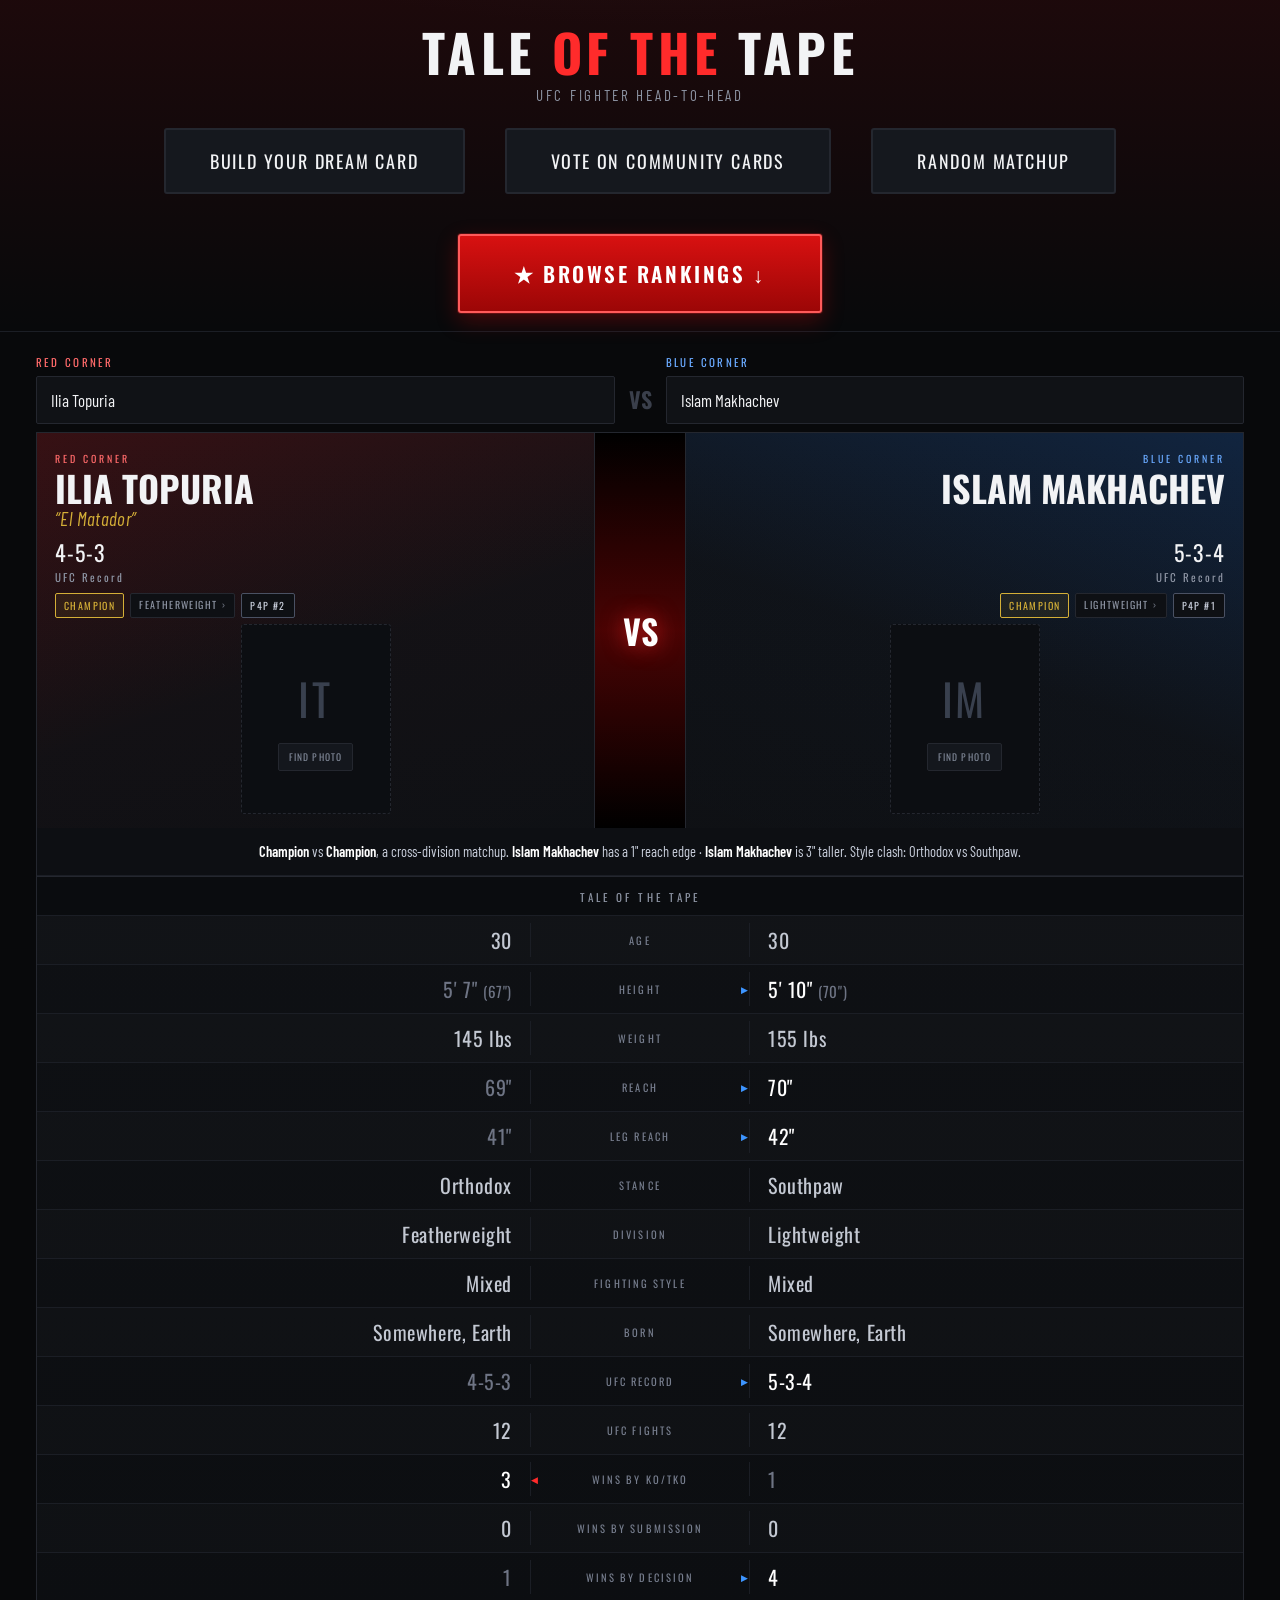
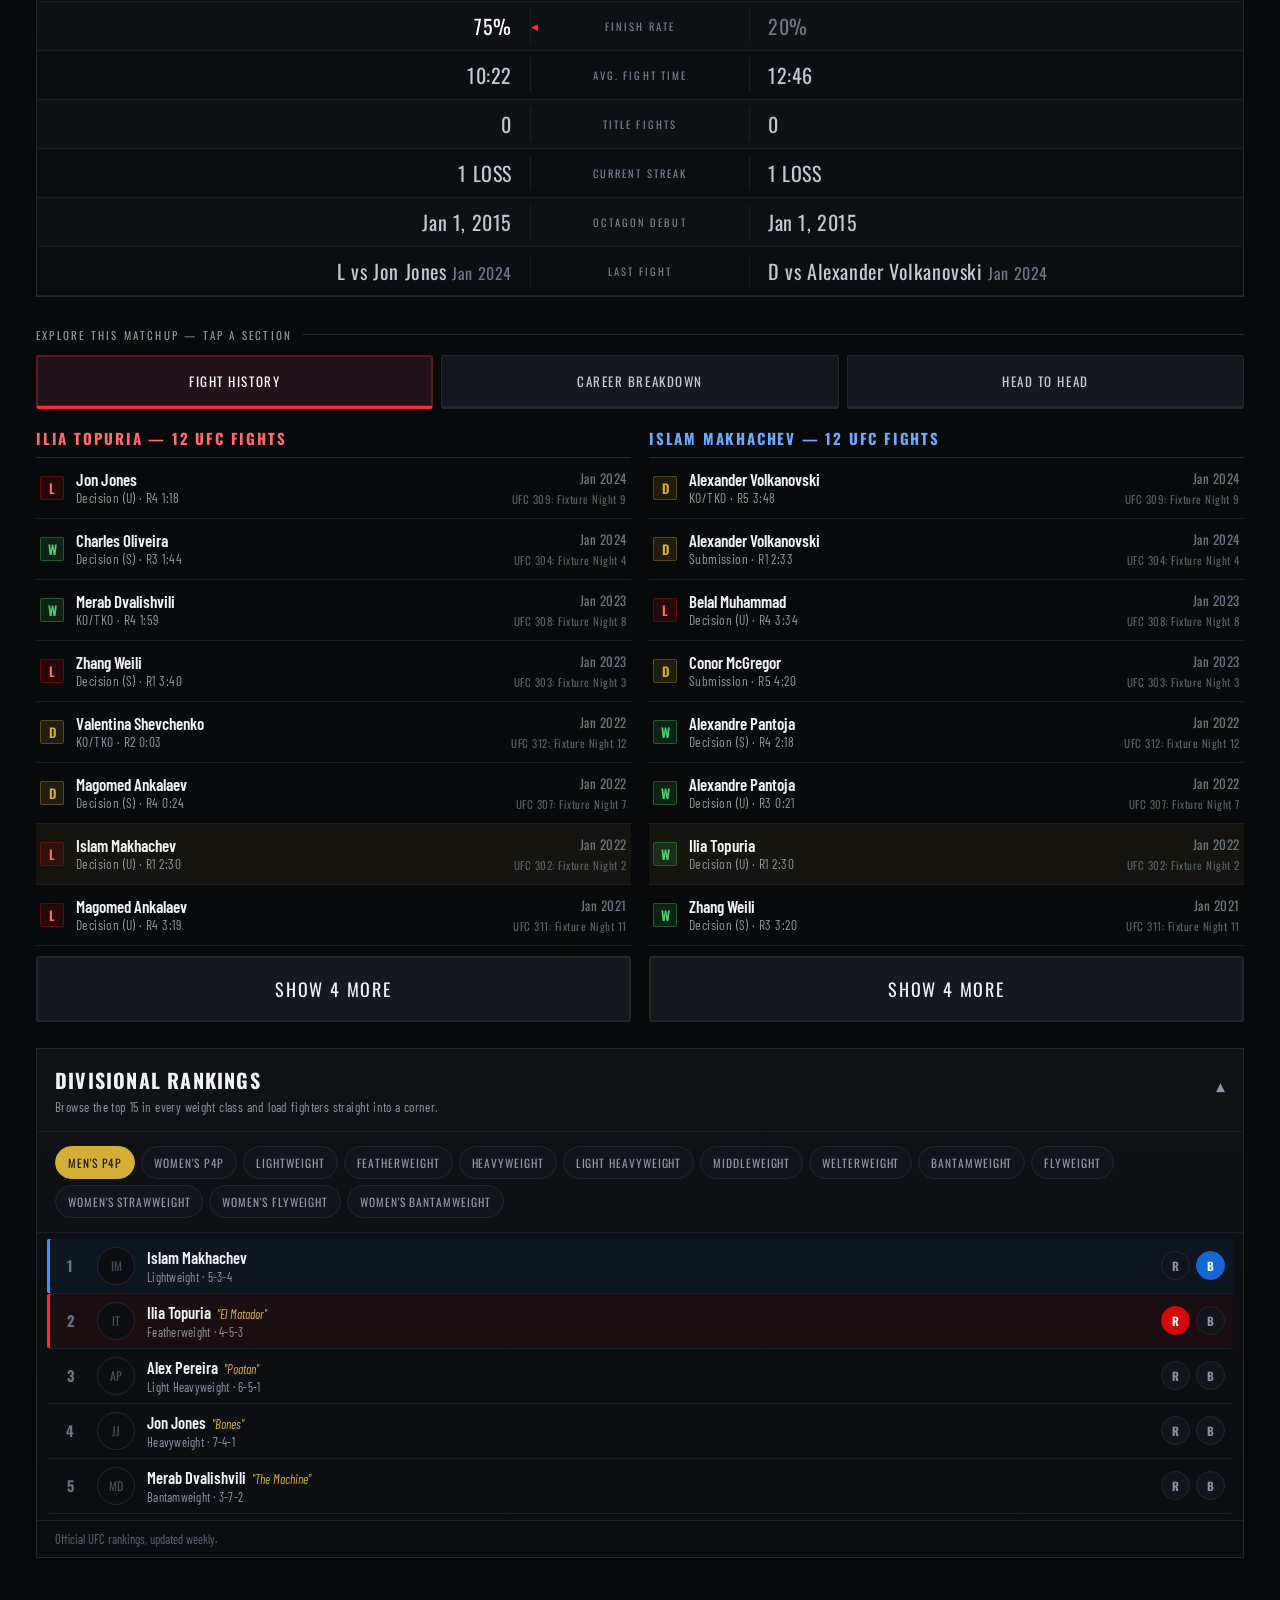
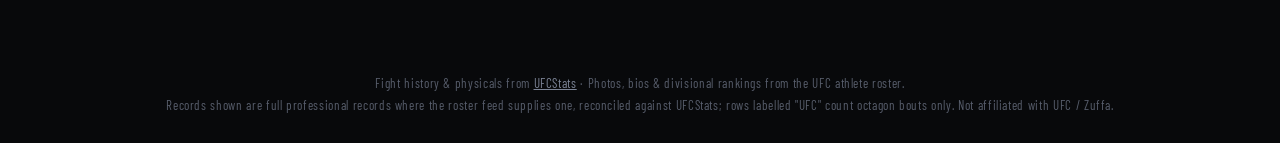
<file: test/harness.html>
<!DOCTYPE html>
<html lang="en">
<head>
<base href="../">
<script src="test/collect-errors.js"></script>
<script src="test/stub-fetch.js"></script>
<script src="test/drive.js"></script>
<meta charset="utf-8">
<meta name="viewport" content="width=device-width, initial-scale=1">
<title>Tale of the Tape — OFFLINE FIXTURE HARNESS</title>

<link rel="preconnect" href="https://fonts.googleapis.com">
<link rel="preconnect" href="https://fonts.gstatic.com" crossorigin>
<link href="https://fonts.googleapis.com/css2?family=Barlow+Condensed:wght@400;500;600;700&family=Oswald:wght@400;500;600;700&display=swap" rel="stylesheet">

<!-- Load order matters: tokens first, responsive/overrides last. -->
<link rel="stylesheet" href="css/tokens.css">
<link rel="stylesheet" href="css/base.css">
<link rel="stylesheet" href="css/header.css">
<link rel="stylesheet" href="css/loader.css">
<link rel="stylesheet" href="css/pickers.css">
<link rel="stylesheet" href="css/rankings.css">
<link rel="stylesheet" href="css/fighter-card.css">
<link rel="stylesheet" href="css/stats.css">
<link rel="stylesheet" href="css/tabs.css">
<link rel="stylesheet" href="css/panels.css">
<link rel="stylesheet" href="css/cardbuilder.css">
<link rel="stylesheet" href="css/poster.css">
<link rel="stylesheet" href="css/community.css">
<link rel="stylesheet" href="css/tape-modal.css">
<link rel="stylesheet" href="css/responsive.css">
<link rel="stylesheet" href="css/easter-egg.css">
</head>
<body>

<div id="loader">
  <div class="ring"></div>
  <div class="msg" id="loadmsg">Loading the roster…</div>
  <div class="bar"><i id="loadbar"></i></div>
  <div class="errbox" id="errbox"></div>
</div>

<header class="top">
  <h1>Tale <span class="of">of the</span> Tape</h1>
  <p>UFC Fighter Head-to-Head</p>
  <div class="toolbar">
    <button class="tool" id="btnDreamCard">Build Your Dream Card</button>
    <button class="tool" id="btnCommunity">Vote on Community Cards</button>
    <button class="tool" id="btnRandom">Random Matchup</button>
    <button class="tool primary" id="btnRankings">★ Browse Rankings ↓</button>
  </div>
</header>

<div class="wrap">

  <div class="pickers">
    <div class="picker red" id="pick-a">
      <label>Red Corner</label>
      <input type="text" id="in-a" placeholder="Search a fighter…" autocomplete="off" spellcheck="false">
      <div class="results" id="res-a"></div>
    </div>
    <div class="vsmini">VS</div>
    <div class="picker blue" id="pick-b">
      <label>Blue Corner</label>
      <input type="text" id="in-b" placeholder="Search a fighter…" autocomplete="off" spellcheck="false">
      <div class="results" id="res-b"></div>
    </div>
  </div>

  <div class="tape">
    <div class="cards">
      <div class="fcard red" id="card-a"></div>
      <div class="vsbar"><span>VS</span></div>
      <div class="fcard blue" id="card-b"></div>
    </div>
    <div class="matchnote" id="matchnote"></div>
    <div class="statsec">
      <div class="sechead">Tale of the Tape</div>
      <div id="stats"></div>
    </div>
  </div>

  <div class="tabhint">Explore this matchup — tap a section</div>
  <div class="tabs nudge" id="tabs">
    <button class="tab on" data-p="p-hist">Fight History</button>
    <button class="tab" data-p="p-bd">Career Breakdown</button>
    <button class="tab" data-p="p-h2h">Head to Head</button>
  </div>

  <div class="panel on" id="p-hist"><div class="hist">
    <div class="histcol red" id="h-a"></div>
    <div class="histcol blue" id="h-b"></div>
  </div></div>

  <div class="panel" id="p-bd"><div class="bd">
    <div class="bdblock red" id="bd-a"></div>
    <div class="bdblock blue" id="bd-b"></div>
  </div></div>

  <div class="panel" id="p-h2h"><div id="h2h"></div></div>

  <div class="rankwrap" id="rankwrap">
    <button class="rankhead" id="rankToggle" type="button" aria-expanded="false">
      <div class="rankhead-txt">
        <h2>Divisional Rankings</h2>
        <p>Browse the top 15 in every weight class and load fighters straight into a corner.</p>
      </div>
      <span class="rankchev" id="rankchev">▾</span>
    </button>
    <div class="rankbody" id="rankbody"><div class="rankinner">
      <div class="divpills" id="divpills"></div>
      <div class="ranklist" id="ranklist"></div>
      <div class="rankfoot">Official UFC rankings, updated weekly.</div>
    </div></div>
  </div>

</div>

<!-- ===================== dream card builder ===================== -->
<div class="cardview" id="cardview">
  <div class="cvhead">
    <div class="cvtop">
      <div class="cvttl" id="cvttl">Build Your Dream Card<small>Fantasy Matchmaker</small></div>
      <button class="mini" id="cvEdit" style="display:none">◀ Edit Card</button>
      <button class="mini" id="cvShuffle" style="display:none">Shuffle Empty</button>
      <button class="mini" id="cvRestart">Start Over</button>
      <button class="mini warn" id="cvClose">✕ Close</button>
    </div>
    <div class="cvacts" id="cvacts"></div>
    <div class="pngnote" id="pngnote"></div>
  </div>
  <div class="cvwrap" id="cvbody"></div>
</div>

<!-- ===================== community gallery ===================== -->
<div class="cardview community" id="community">
  <div class="cvhead">
    <div class="cvtop">
      <div class="cvttl">Community Cards<small>Built by other people &middot; vote them up or down</small></div>
      <button class="mini" id="comRefresh">&#8635; Refresh</button>
      <button class="mini warn" id="comClose">&#10005; Close</button>
    </div>
    <div class="comtabs" id="comtabs">
      <button class="comtab on" data-sort="top">Top</button>
      <button class="comtab" data-sort="new">Newest</button>
      <button class="comtab" data-sort="mine">Mine</button>
      <button class="comtab" data-sort="held" style="display:none">Review</button>
    </div>
    <div class="comnote" id="comnote"></div>
  </div>
  <div class="cvwrap" id="combody"></div>
  <div class="comfoot" id="comfoot"></div>
</div>

<!-- publish the current dream card to the community -->
<div class="pubmodal" id="pubmodal">
  <div class="pubbox">
    <div class="rphdr">
      <h3>Publish to the community<span>Anyone can vote on it</span></h3>
      <button class="rpclose" id="pubClose">&#10005;</button>
    </div>
    <div class="pubbody">
      <label class="publbl" for="pubName">Card name</label>
      <input class="evname" id="pubName" type="text" maxlength="80" autocomplete="off" spellcheck="false" placeholder="UFC 500: Your Card">
      <label class="publbl" for="pubWho">Your name <em>optional</em></label>
      <input class="evname" id="pubWho" type="text" maxlength="30" autocomplete="off" spellcheck="false" placeholder="anonymous">
      <div class="puberr" id="puberr"></div>
      <div class="pubfine" id="pubfine"></div>
    </div>
    <div class="gobar">
      <button class="big" id="pubGo">Publish</button>
      <button class="big ghost" id="pubCancel">Cancel</button>
    </div>
  </div>
</div>

<!-- rankings picker for a single slot -->
<div class="rankpick" id="rankpick">
  <div class="rpbox">
    <div class="rphdr">
      <h3 id="rphdr">Pick from the rankings<span id="rpsub">Red corner</span></h3>
      <button class="rpclose" id="rpclose">✕</button>
    </div>
    <div class="divpills" id="rpdivpills"></div>
    <div class="rpbody"><div class="ranklist" id="rplist"></div></div>
  </div>
</div>

<!-- tale of the tape modal -->
<div class="tapemodal" id="tapemodal">
  <div class="tmbox">
    <div class="tmtop">
      <span class="tmlbl" id="tmlbl">Tale of the Tape</span>
      <button class="tmnav" id="tmPrev">◀ Prev</button>
      <button class="tmnav" id="tmNext">Next ▶</button>
      <button class="tmclose" id="tmClose">✕</button>
    </div>
    <div class="tmcards">
      <div class="fcard red" id="tm-card-a"></div>
      <div class="vsbar"><span>VS</span></div>
      <div class="fcard blue" id="tm-card-b"></div>
    </div>
    <div class="tmnote" id="tmnote"></div>
    <div class="statsec">
      <div class="sechead">Tale of the Tape</div>
      <div id="tmstats"></div>
    </div>
    <div class="tmsub" id="tmsub"></div>
  </div>
</div>

<!-- ===================== easter egg cameo ===================== -->
<div id="dana" role="dialog" aria-modal="true" aria-labelledby="danaName">
  <div class="dbox">
    <button class="dclose" id="danaClose" aria-label="Close">✕</button>
    <div class="dkicker">Unsanctioned Bout</div>
    <div class="dpic" id="danaPic">DW</div>
    <div class="dname" id="danaName">Dana White</div>
    <div class="dtitle">President · UFC</div>
    <div class="dquote" id="danaQuote"></div>
    <div class="dfoot">Loading him into the corner anyway.</div>
  </div>
</div>

<footer>
  Fight history &amp; physicals from <a href="http://ufcstats.com" target="_blank" rel="noopener">UFCStats</a> ·
  Photos, bios &amp; divisional rankings from the UFC athlete roster.<br>
  Records shown are full professional records where the roster feed supplies one, reconciled against
  UFCStats; rows labelled "UFC" count octagon bouts only. Not affiliated with UFC / Zuffa.
</footer>

<script type="module" src="src/main.js"></script>
</body>
</html>
</file>
